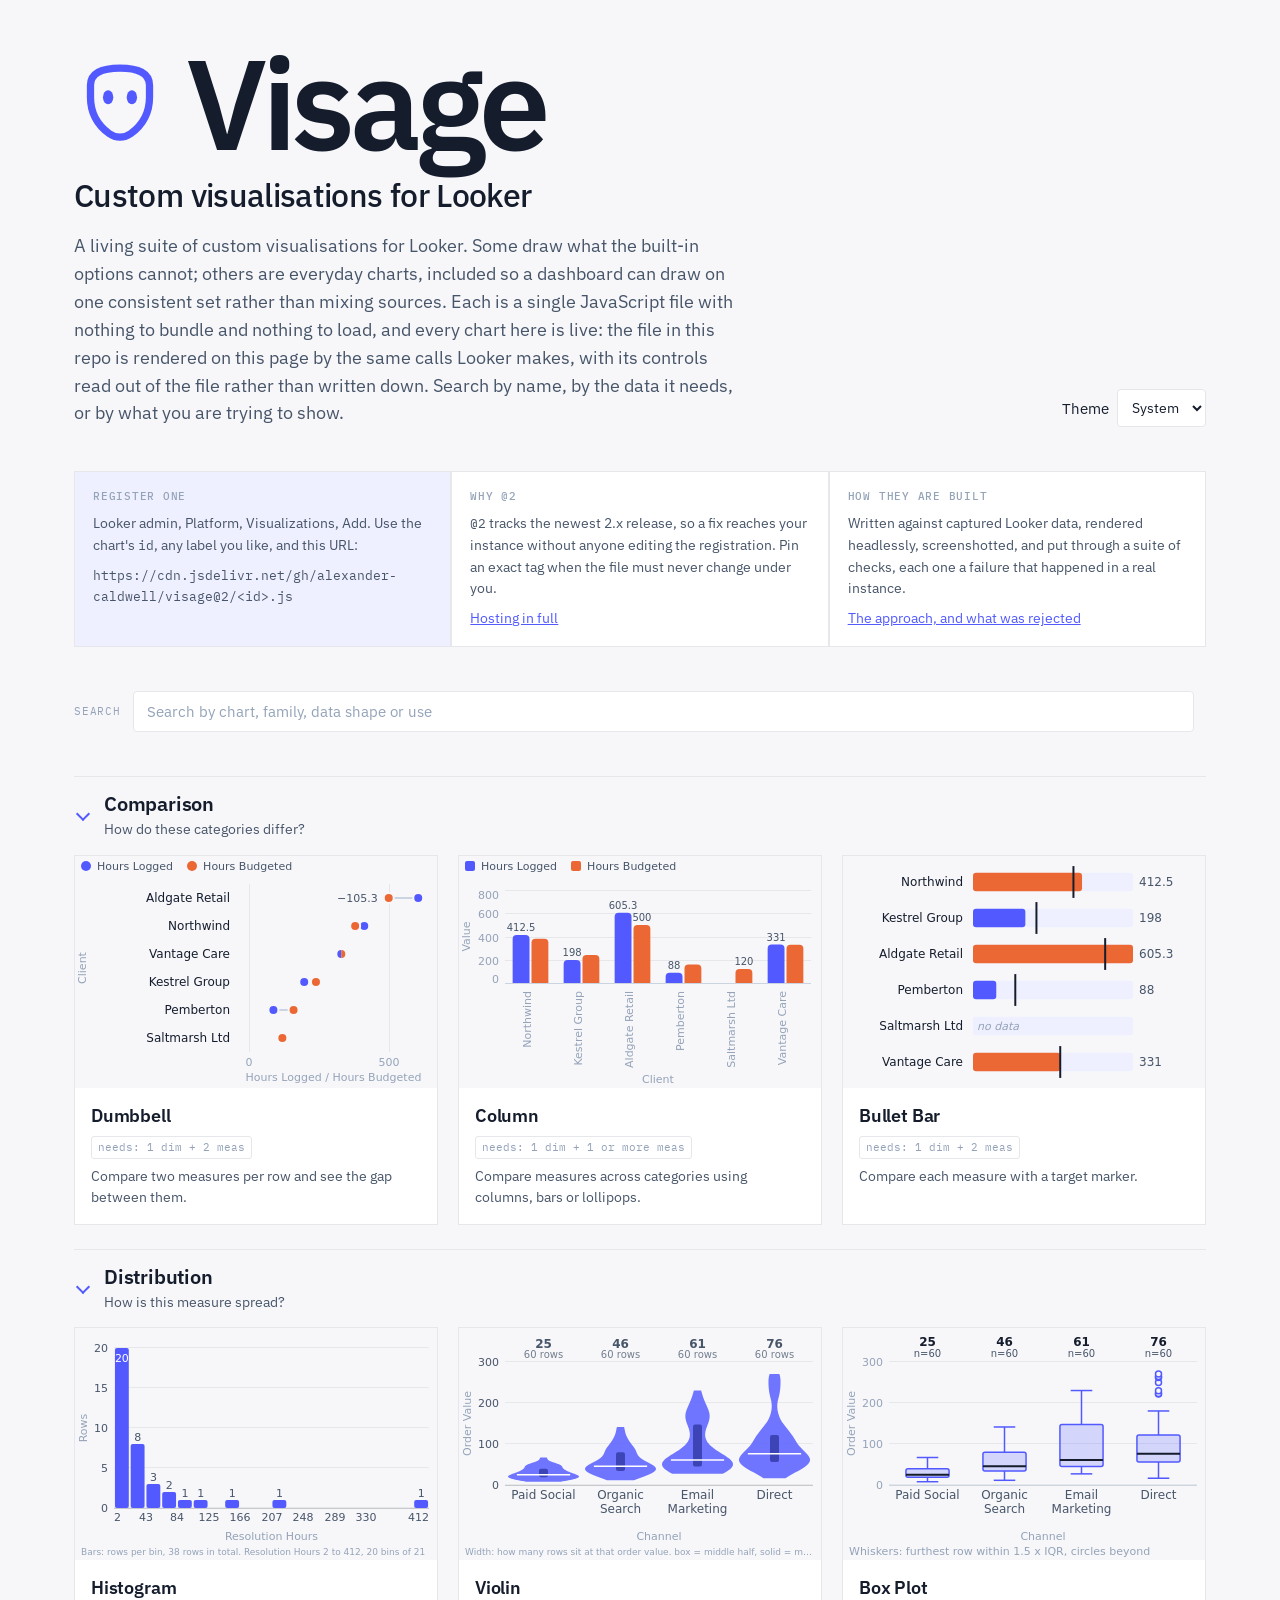
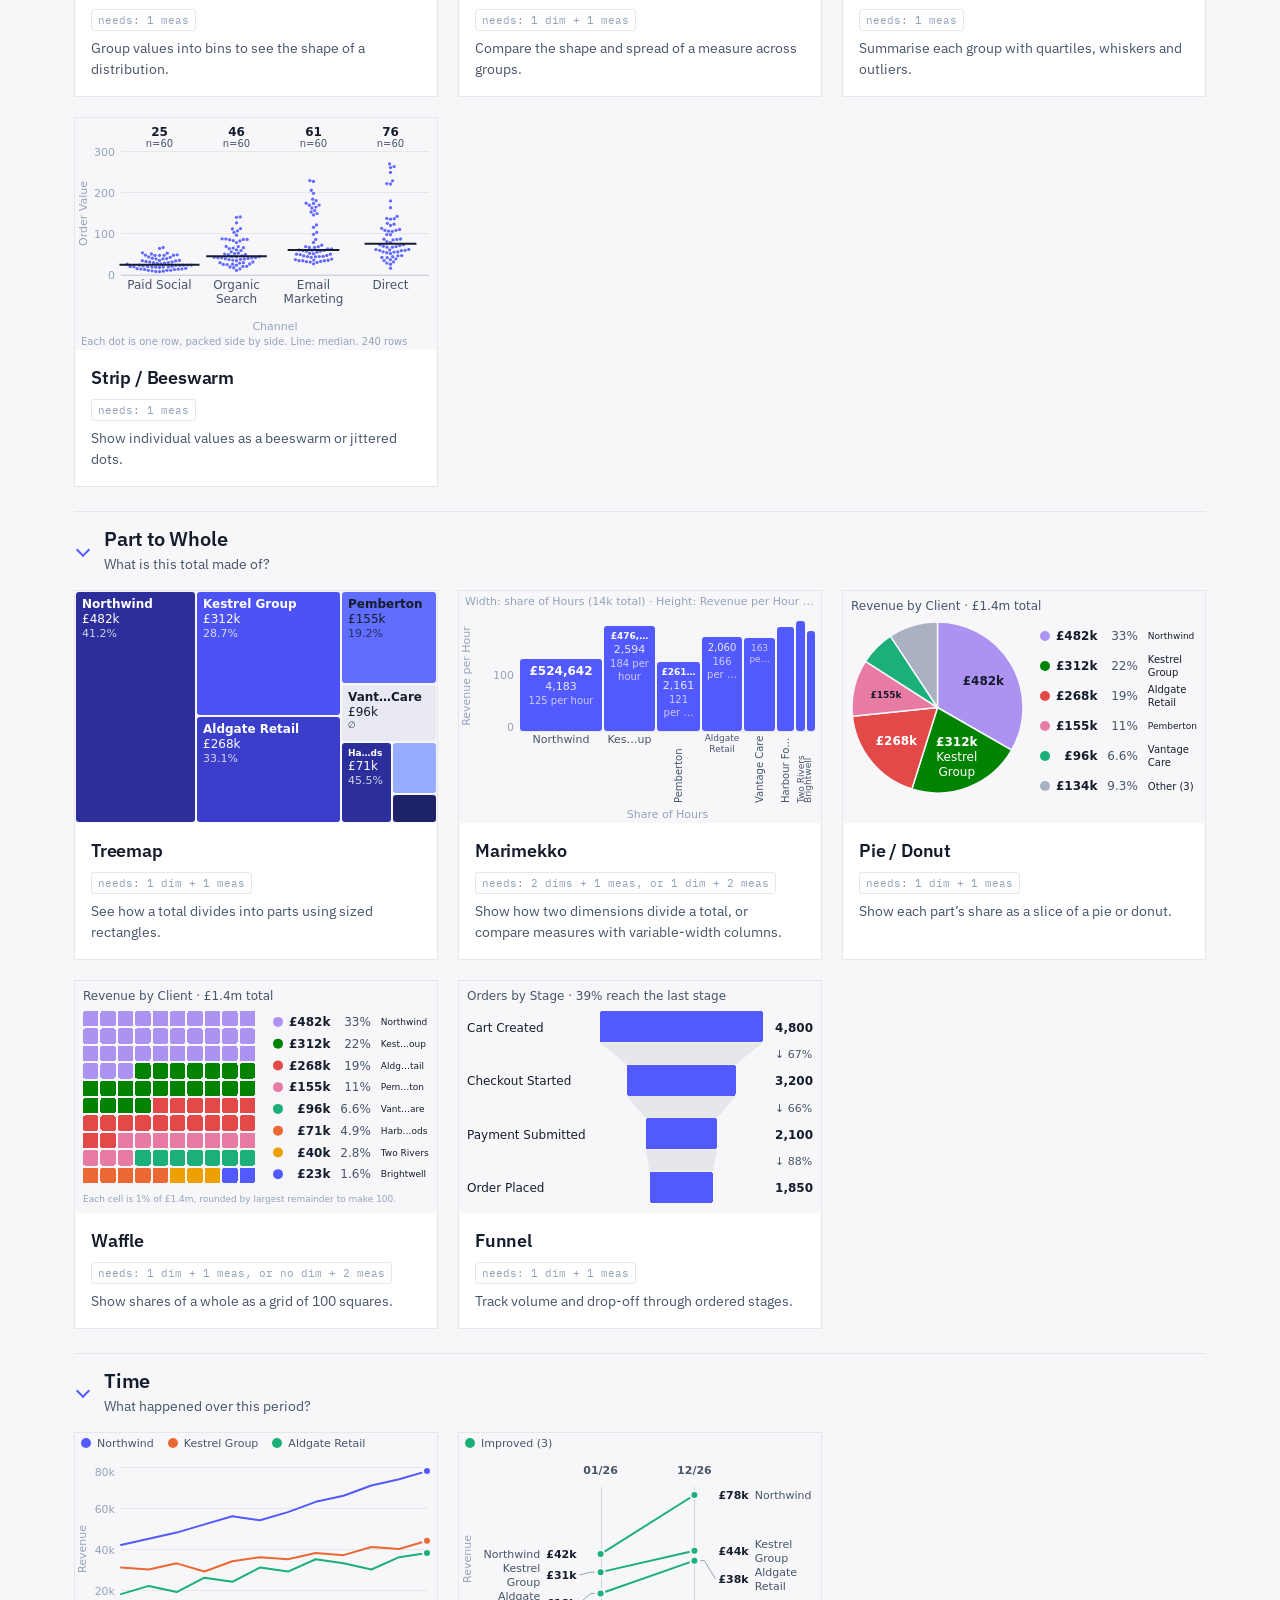
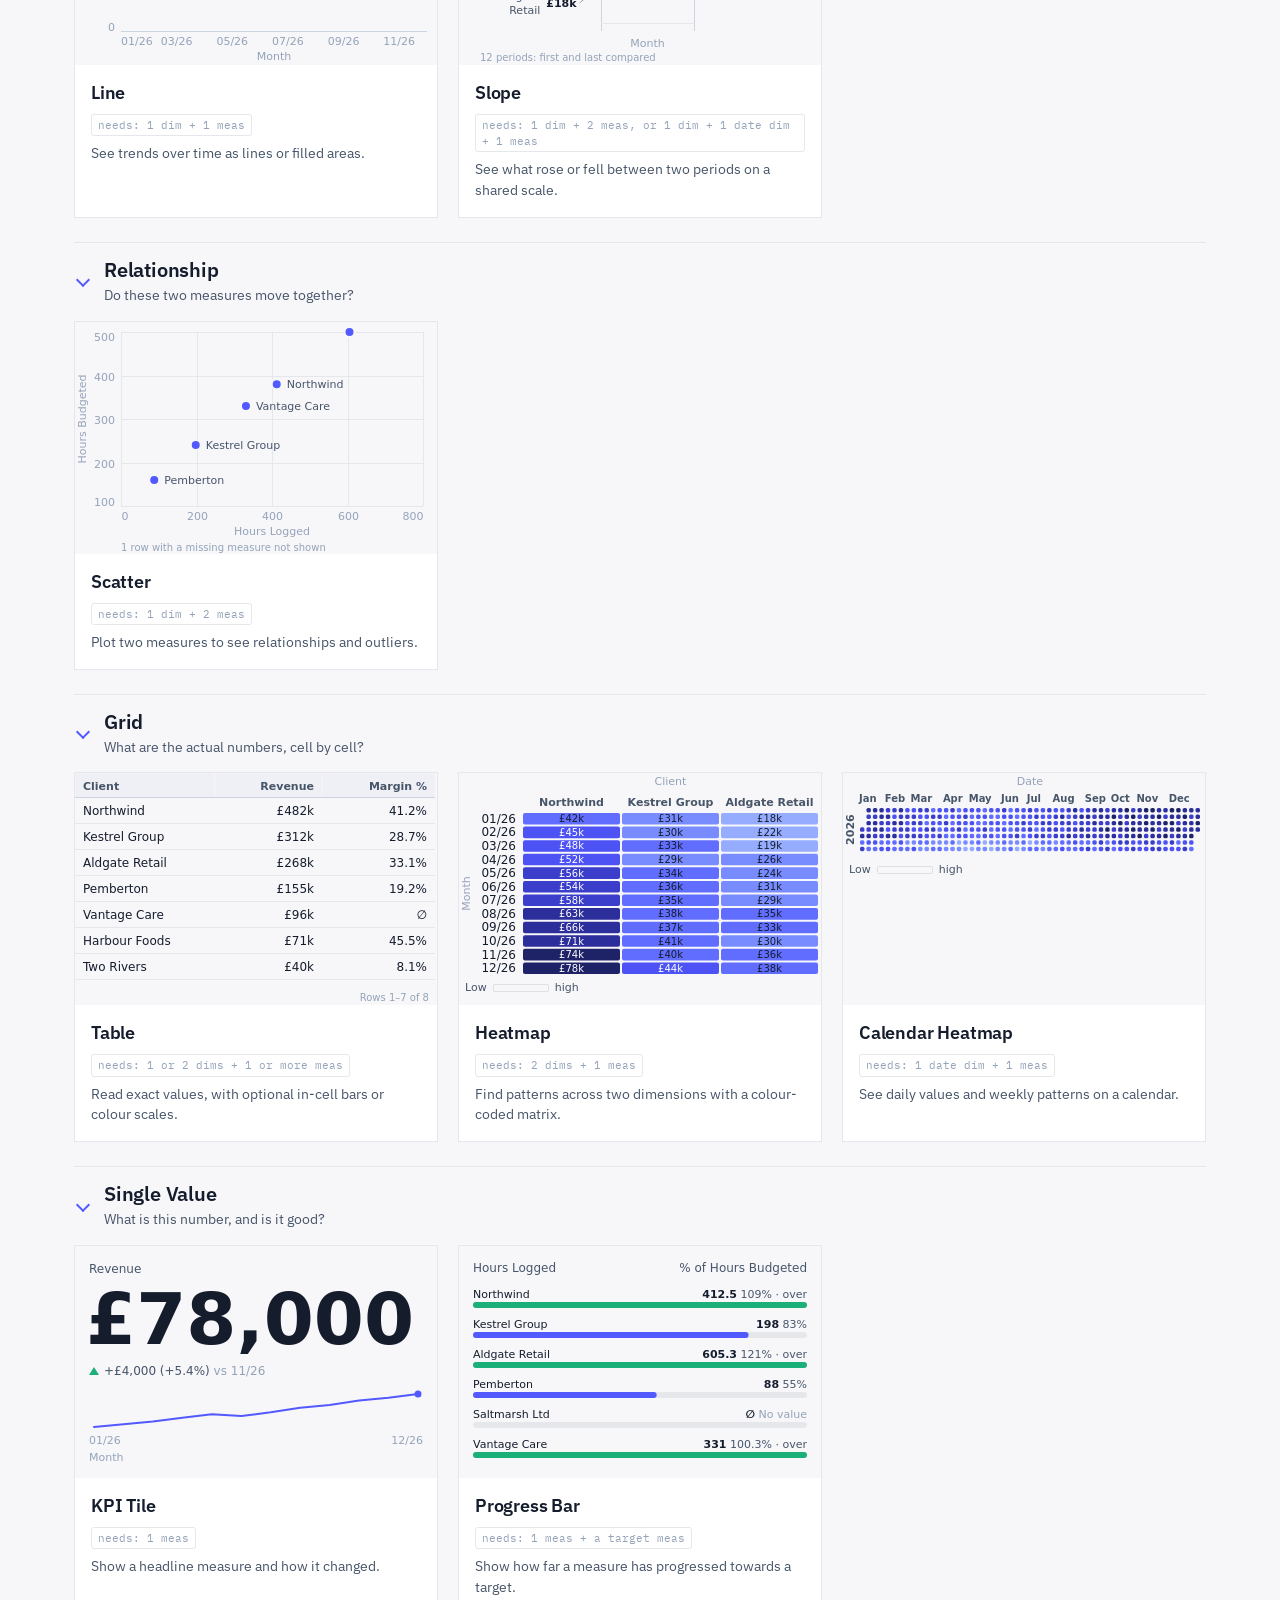
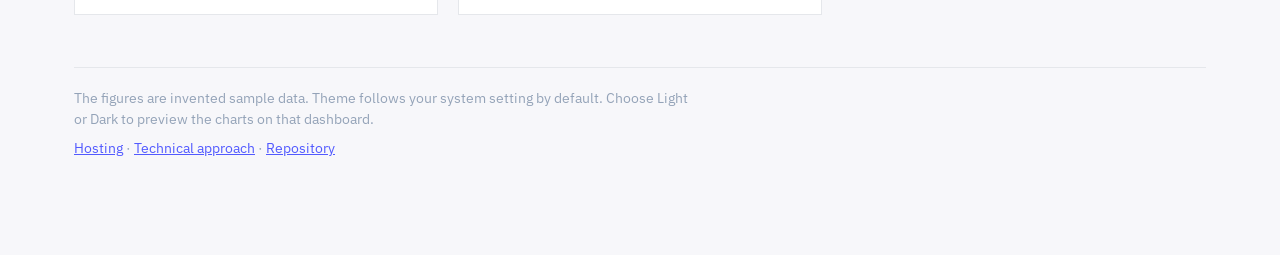
<file: index.html>
<!DOCTYPE html>
<html lang="en" data-chart-release="v2.4.2">
<head>
<meta charset="utf-8">
<meta name="viewport" content="width=device-width, initial-scale=1">
<title>Visage — custom visualisations for Looker</title>
<link rel="icon" href="assets/mark.svg?v=3" type="image/svg+xml">
<link rel="stylesheet" href="https://fonts.googleapis.com/css2?family=IBM+Plex+Sans:wght@400;500;600&family=IBM+Plex+Mono:wght@400;500&display=swap">
<link rel="stylesheet" href="assets/site.css?v=2">
</head>
<body>
<div class="wrap">
  <header>
    <div class="top">
      <div>
        <div class="wordmark">
          <svg class="mark" viewBox="0 0 24 24" aria-hidden="true"><use href="assets/mark.svg?v=3#mask"/></svg>
          <h1>Visage</h1>
        </div>
        <p class="subtitle">Custom visualisations for Looker</p>
        <p class="standfirst">A living suite of custom visualisations for Looker. Some draw
          what the built-in options cannot; others are everyday charts, included so a
          dashboard can draw on one consistent set rather than mixing sources. Each is a
          single JavaScript file with nothing to bundle and nothing to load, and every chart
          here is live: the file in this repo is rendered on this page by the same calls
          Looker makes, with its controls read out of the file rather than written down.
          Search by name, by the data it needs, or by what you are trying to show.</p>
      </div>
      <label class="theme-setting">
        Theme
        <select id="theme">
          <option value="system">System</option>
          <option value="light">Light</option>
          <option value="dark">Dark</option>
        </select>
      </label>
    </div>
  </header>

  <div class="panels">
    <div>
      <h2>Register one</h2>
      <p>Looker admin, Platform, Visualizations, Add. Use the chart's <code>id</code>, any
        label you like, and this URL:</p>
      <p><code>https://cdn.jsdelivr.net/gh/alexander-caldwell/visage@2/&lt;id&gt;.js</code></p>
    </div>
    <div>
      <h2>Why @2</h2>
      <p><code>@2</code> tracks the newest 2.x release, so a fix reaches your instance
        without anyone editing the registration. Pin an exact tag when the file must never
        change under you.</p>
      <p><a href="docs/?doc=hosting">Hosting in full</a></p>
    </div>
    <div>
      <h2>How they are built</h2>
      <p>Written against captured Looker data, rendered headlessly, screenshotted, and put
        through a suite of checks, each one a failure that happened in a real instance.</p>
      <p><a href="docs/?doc=approach">The approach, and what was rejected</a></p>
    </div>
  </div>

  <div class="finder">
    <label for="search">Search</label>
    <input id="search" type="search" placeholder="Search by chart, family, data shape or use"
      autocomplete="off">
    <span class="result" id="result" role="status"></span>
  </div>

  <div id="families"></div>

  <footer>
    <p>The figures are invented sample data. Theme follows your system setting
      by default. Choose Light or Dark to preview the charts on that dashboard.</p>
    <p><a href="docs/?doc=hosting">Hosting</a> &middot;
       <a href="docs/?doc=approach">Technical approach</a> &middot;
       <a href="https://github.com/alexander-caldwell/visage">Repository</a></p>
  </footer>
</div>
<script type="module" src="assets/index.js?v=2"></script>
</body>
</html>
</file>
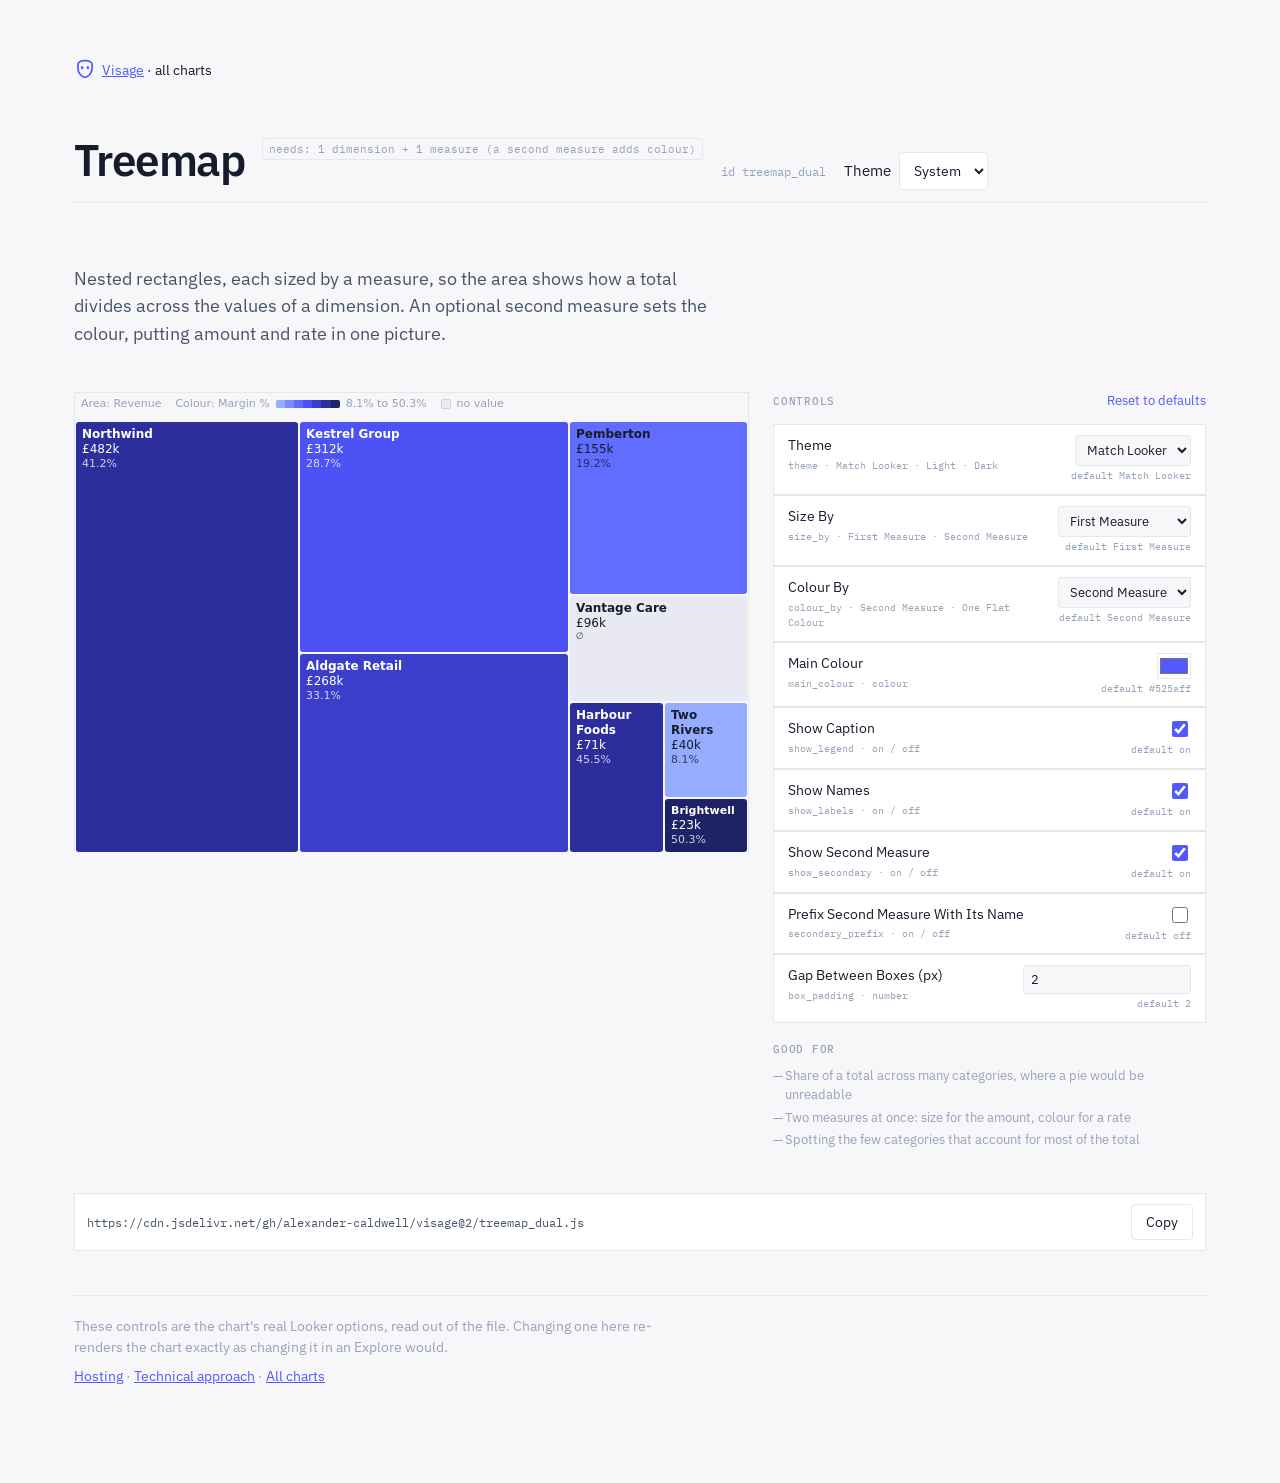
<file: chart.html>
<!DOCTYPE html>
<html lang="en" data-chart-release="v2.4.2">
<head>
<meta charset="utf-8">
<meta name="viewport" content="width=device-width, initial-scale=1">
<title>Visage</title>
<link rel="icon" href="assets/mark.svg?v=3" type="image/svg+xml">
<link rel="stylesheet" href="https://fonts.googleapis.com/css2?family=IBM+Plex+Sans:wght@400;500;600&family=IBM+Plex+Mono:wght@400;500&display=swap">
<link rel="stylesheet" href="assets/site.css?v=2">
</head>
<body>
<div class="wrap">
  <p class="crumb"><a href="index.html"><svg class="mark" viewBox="0 0 24 24" aria-hidden="true"><use href="assets/mark.svg?v=3#mask"/></svg>Visage</a> &middot; all charts</p>

  <div class="detail-head">
    <h1 id="name">Chart</h1>
    <span class="shape" id="shape">needs: …</span>
    <span class="build" id="id"></span>
    <label class="theme-setting">
      Theme
      <select id="theme">
        <option value="system">System</option>
        <option value="light">Light</option>
        <option value="dark">Dark</option>
      </select>
    </label>
  </div>

  <p class="standfirst" id="blurb"></p>

  <div class="stage">
    <div>
      <div class="tile" id="tile"></div>
    </div>
    <div style="display: flex; flex-direction: column; gap: 14px;">
      <div class="controls-head">
        <h2>Controls</h2>
        <button class="reset" id="reset" type="button">Reset to defaults</button>
      </div>
      <div class="controls" id="controls"></div>
      <div id="table" class="uses-block"></div>
    </div>
  </div>

  <div class="snippet">
    <code id="url"></code>
    <button id="copy" type="button">Copy</button>
  </div>

  <footer>
    <p>These controls are the chart's real Looker options, read out of the file. Changing one
      here re-renders the chart exactly as changing it in an Explore would.</p>
    <p><a href="docs/?doc=hosting">Hosting</a> &middot;
       <a href="docs/?doc=approach">Technical approach</a> &middot;
       <a href="index.html">All charts</a></p>
  </footer>
</div>
<script type="module" src="assets/chart.js?v=2"></script>
</body>
</html>
</file>
<file: assets/site.css>
/* Rittman Analytics palette, taken from the brand site: indigo #525aff on a
   cool off-white, with navy ink. The dark set is stepped for a near-black
   ground rather than inverted. */
:root {
  color-scheme: light;
  --ground: #f7f7fa;
  --panel: #ffffff;
  --ink: #151d2d;
  --ink-2: #475569;
  --muted: #94a3b8;
  --rule: #e5e7eb;
  --accent: #525aff;
  --accent-wash: #eff0ff;
  --danger: #eb6834;
  --sans: "IBM Plex Sans", -apple-system, BlinkMacSystemFont, "Segoe UI", sans-serif;
  --mono: "IBM Plex Mono", ui-monospace, "SF Mono", Menlo, monospace;
}
:root[data-theme="dark"] {
  color-scheme: dark;
  --ground: #12121c;
  --panel: #151d2d;
  --ink: #f7f7fa;
  --ink-2: #cbd5e1;
  --muted: #94a3b8;
  --rule: #252a3a;
  --accent: #8b93ff;
  --accent-wash: #1d2140;
  --danger: #ff9a75;
}
* { box-sizing: border-box; }

body {
  margin: 0; background: var(--ground); color: var(--ink);
  font-family: var(--sans); font-size: 15px; line-height: 1.55;
  -webkit-font-smoothing: antialiased;
}
a { color: var(--accent); }
code { font-family: var(--mono); font-size: 0.9em; color: var(--ink-2); word-break: break-word; }

.wrap { max-width: 1180px; margin: 0 auto; padding: 44px 24px 96px;
  display: flex; flex-direction: column; gap: 44px; }

.eyebrow { font-family: var(--mono); font-size: 11px; letter-spacing: 0.09em;
  text-transform: uppercase; color: var(--accent); margin: 0;
  display: flex; align-items: center; gap: 8px; }

/* The name is the title. The strapline sits under it, at a size that reads as
   a subtitle rather than competing with it. */
.wordmark { display: flex; align-items: center; gap: clamp(10px, 1.6vw, 20px); }
.wordmark h1 { font-size: clamp(56px, 11vw, 128px); line-height: 0.92;
  letter-spacing: -0.045em; margin: 0; }
.wordmark .mark { width: clamp(40px, 8vw, 92px); height: clamp(40px, 8vw, 92px); }
.subtitle { font-size: clamp(21px, 2.6vw, 32px); font-weight: 500; line-height: 1.2;
  letter-spacing: -0.02em; color: var(--ink); margin: 14px 0 0; text-wrap: balance; }

.mark { width: 22px; height: 22px; display: block; flex: 0 0 auto; color: var(--accent); }
.crumb .mark { display: inline-block; vertical-align: -5px; margin-right: 6px; }
h1 { font-size: clamp(44px, 7.5vw, 88px); line-height: 1.02; font-weight: 600;
  letter-spacing: -0.035em; margin: 8px 0 0; text-wrap: balance; }
.standfirst { margin: 18px 0 0; font-size: 18px; color: var(--ink-2); max-width: 60ch; }
.top { display: flex; flex-wrap: wrap; gap: 20px 28px; align-items: flex-end;
  justify-content: space-between; }

button, .button, .theme-setting select {
  font-family: var(--sans); font-size: 14px; color: var(--ink); background: var(--panel);
  border: 1px solid var(--rule); border-radius: 4px; padding: 8px 14px;
  cursor: pointer; text-decoration: none; white-space: nowrap;
}
.theme-setting { display: inline-flex; align-items: center; gap: 8px; white-space: nowrap; }
.theme-setting select { padding-inline: 10px; }
button:hover, .button:hover, .theme-setting select:hover { border-color: var(--accent); }
button:focus-visible, .button:focus-visible, input:focus-visible, select:focus-visible,
summary:focus-visible, a:focus-visible { outline: 2px solid var(--accent); outline-offset: 2px; }

.panels { display: grid; grid-template-columns: repeat(auto-fit, minmax(250px, 1fr));
  gap: 2px; background: var(--rule); border: 1px solid var(--rule); }
.panels > div { background: var(--panel); padding: 16px 18px; }
.panels > div:first-child { background: var(--accent-wash); }
.panels h2 { font-family: var(--mono); font-size: 11px; letter-spacing: 0.07em;
  text-transform: uppercase; color: var(--muted); margin: 0 0 8px; font-weight: 500; }
.panels p { margin: 0 0 8px; font-size: 14px; color: var(--ink-2); }
.panels p:last-child { margin: 0; }

.finder { display: flex; flex-wrap: wrap; gap: 12px; align-items: center; }
.finder label { font-family: var(--mono); font-size: 11px; letter-spacing: 0.07em;
  text-transform: uppercase; color: var(--muted); }
.finder input {
  flex: 1 1 280px; font-family: var(--sans); font-size: 15px; color: var(--ink);
  background: var(--panel); border: 1px solid var(--rule); border-radius: 4px;
  padding: 10px 13px;
}
.finder input::placeholder { color: var(--muted); }
.finder .result { font-family: var(--mono); font-size: 11.5px; color: var(--muted); }

.grid { display: grid; grid-template-columns: repeat(3, minmax(0, 1fr)); gap: 20px; }
@media (max-width: 1000px) { .grid { grid-template-columns: repeat(2, minmax(0, 1fr)); } }
@media (max-width: 660px) { .grid { grid-template-columns: 1fr; } }

#families { display: grid; gap: 16px; }
.family { border-top: 1px solid var(--rule); }
.family[hidden] { display: none; }
.family summary {
  display: grid; grid-template-columns: auto 1fr; align-items: center; gap: 12px;
  list-style: none; cursor: pointer; padding: 11px 0;
}
.family summary::-webkit-details-marker { display: none; }
.family summary::before {
  content: ""; width: 8px; height: 8px; margin: 0 4px;
  border: solid var(--accent); border-width: 0 2px 2px 0; transform: rotate(-45deg);
}
.family[open] summary::before { transform: rotate(45deg); }
.family summary:hover h2 { color: var(--accent); }
.family h2 { margin: 0; font-size: 20px; font-weight: 600; letter-spacing: -0.01em; }
.family .question { display: block; font-size: 14px; color: var(--ink-2); }
.family .grid { margin: 3px 0 8px; }

.card {
  display: flex; flex-direction: column; background: var(--panel);
  border: 1px solid var(--rule); text-decoration: none; color: inherit;
}
.card:hover { border-color: var(--accent); }
.card .tile { height: 232px; border-bottom: 1px solid var(--rule); }
.card .body { padding: 14px 16px 16px; display: flex; flex-direction: column; gap: 7px; }
.card h3 { margin: 0; font-size: 18px; font-weight: 600; letter-spacing: -0.01em; }
.card p { margin: 0; font-size: 13.5px; color: var(--ink-2); }
.shape { font-family: var(--mono); font-size: 10.5px; color: var(--muted);
  border: 1px solid var(--rule); border-radius: 3px; padding: 2px 6px;
  align-self: flex-start; max-width: 100%; overflow-wrap: anywhere; }
.uses { margin: 0; padding: 0; list-style: none; display: flex; flex-direction: column;
  gap: 3px; }
.uses li { font-size: 12.5px; color: var(--muted); padding-left: 12px; position: relative; }
.uses li::before { content: "—"; position: absolute; left: 0; }
.card[hidden] { display: none; }

.tile { background: var(--panel); }
.tile.failed { display: flex; align-items: center; justify-content: center; padding: 16px;
  color: var(--danger); font-family: var(--mono); font-size: 12px; text-align: center; }

.build { font-family: var(--mono); font-size: 11.5px; color: var(--muted); }

.detail-head { display: flex; flex-wrap: wrap; gap: 10px 18px; align-items: baseline;
  border-bottom: 1px solid var(--rule); padding-bottom: 12px; }
.detail-head h1 { font-size: clamp(30px, 4vw, 44px); margin: 0; }
.stage { display: grid; grid-template-columns: 1.55fr 1fr; gap: 24px; align-items: start; }
@media (max-width: 900px) { .stage { grid-template-columns: 1fr; } }
.stage .tile { height: 460px; border: 1px solid var(--rule); }
@media (max-width: 900px) { .stage .tile { height: 340px; } }

.controls { display: flex; flex-direction: column; gap: 2px;
  background: var(--rule); border: 1px solid var(--rule); }
.controls .row { background: var(--panel); padding: 10px 14px; display: flex;
  gap: 12px; align-items: center; justify-content: space-between; }
.controls .row { align-items: flex-start; }
.controls .row label { font-size: 13.5px; display: flex; flex-direction: column; gap: 2px;
  min-width: 0; }
.controls .row .hint { font-family: var(--mono); font-size: 10px; color: var(--muted); }
.controls .row.inactive { opacity: 0.55; }
.controls .row.inactive .why { color: var(--accent); }
.controls .row .why { font-size: 11px; color: var(--muted); }
.controls .field { display: flex; flex-direction: column; align-items: flex-end; gap: 3px;
  flex: 0 0 auto; }
.controls .default { font-family: var(--mono); font-size: 9.5px; color: var(--muted); }
.controls select, .controls input[type="number"], .controls input[type="text"] {
  font-family: var(--sans); font-size: 13px; color: var(--ink); background: var(--ground);
  border: 1px solid var(--rule); border-radius: 3px; padding: 5px 7px; max-width: 168px;
}
.controls input[type="color"] { width: 34px; height: 26px; padding: 0;
  border: 1px solid var(--rule); background: none; }
.controls input[type="checkbox"] { width: 16px; height: 16px; accent-color: var(--accent); }
.controls-head { display: flex; align-items: baseline; justify-content: space-between;
  gap: 12px; }
.controls-head h2 { font-family: var(--mono); font-size: 11px; letter-spacing: 0.07em;
  text-transform: uppercase; color: var(--muted); margin: 0; font-weight: 500; }
.reset { background: none; border: 0; padding: 0; font-size: 12.5px; color: var(--accent);
  cursor: pointer; }

.options-detail { border: 1px solid var(--rule); background: var(--panel); }
.options-detail summary { cursor: pointer; padding: 11px 14px; font-size: 13.5px;
  color: var(--ink-2); }
.options-detail[open] summary { border-bottom: 1px solid var(--rule); }
table.options { width: 100%; border-collapse: collapse; font-size: 13px; }
table.options th { text-align: left; font-family: var(--mono); font-size: 10.5px;
  letter-spacing: 0.06em; text-transform: uppercase; color: var(--muted); font-weight: 500;
  padding: 10px 14px 6px; }
table.options td { padding: 8px 14px; border-top: 1px solid var(--rule);
  color: var(--ink-2); vertical-align: top; }
table.options td:first-child { color: var(--ink); }
table.options code { font-size: 10.5px; color: var(--muted); }

.snippet { display: flex; gap: 10px; align-items: center; background: var(--panel);
  border: 1px solid var(--rule); padding: 10px 12px; }
.snippet code { flex: 1 1 auto; font-size: 11.5px; }

.uses-block h2 { font-family: var(--mono); font-size: 11px; letter-spacing: 0.07em;
  text-transform: uppercase; color: var(--muted); margin: 4px 0 8px; font-weight: 500; }

.prose { max-width: 74ch; }
.prose h1 { font-size: clamp(32px, 4.5vw, 46px); margin: 0 0 18px; }
.prose h2 { font-size: 22px; font-weight: 600; letter-spacing: -0.01em;
  margin: 34px 0 10px; padding-bottom: 8px; border-bottom: 1px solid var(--rule); }
.prose h3 { font-size: 16px; margin: 22px 0 6px; }
.prose p, .prose li { color: var(--ink-2); }
.prose table { width: 100%; border-collapse: collapse; font-size: 13.5px; margin: 14px 0; }
.prose th { text-align: left; font-family: var(--mono); font-size: 10.5px;
  letter-spacing: 0.06em; text-transform: uppercase; color: var(--muted);
  padding: 0 10px 6px 0; border-bottom: 1px solid var(--rule); }
.prose td { padding: 8px 10px 8px 0; border-bottom: 1px solid var(--rule);
  vertical-align: top; color: var(--ink-2); }
.prose pre { background: var(--panel); border: 1px solid var(--rule); padding: 12px 14px;
  overflow-x: auto; font-family: var(--mono); font-size: 12.5px; }
.prose code { color: var(--ink); }
.prose blockquote { margin: 14px 0; padding: 2px 0 2px 14px;
  border-left: 2px solid var(--accent); color: var(--ink-2); }

footer { border-top: 1px solid var(--rule); padding-top: 20px; color: var(--muted);
  font-size: 13.5px; display: flex; flex-direction: column; gap: 8px; }
footer p { margin: 0; max-width: 78ch; }
.crumb { font-size: 13.5px; }

@media (prefers-reduced-motion: reduce) { * { transition: none !important; } }
</file>
